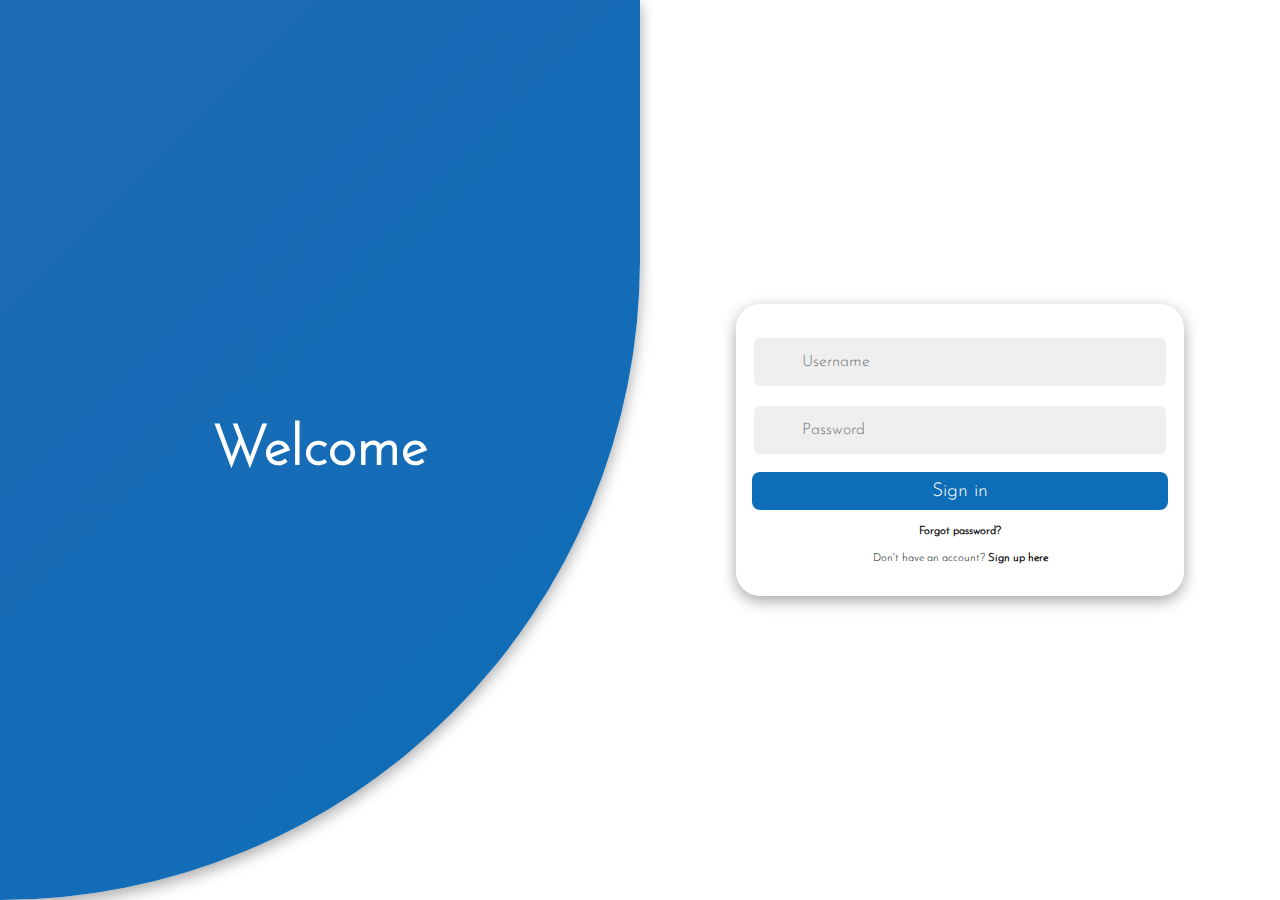
<file: index.html>
<!DOCTYPE html>
<html lang="en">

<head>
    <meta charset="UTF-8">
    <meta name="viewport" content="width=device-width, initial-scale=1.0">
    <title>Quiz</title>
    <!-- <link rel="stylesheet" href="../css/header.css"> -->
    <!-- <link rel="stylesheet" href="../css/utilities.css"> -->
    <link rel="stylesheet" href="../css/signup.css">

</head>

<body>
    <div id="container" class="container">
        <!-- FORM SECTION -->
        <div class="row">
            <!-- SIGN UP -->
            <div class="col align-items-center flex-col sign-up">
                <div class="form-wrapper align-items-center">
                    <div class="form sign-up">
                        <div class="input-group">
                            <i class='bx bxs-user'></i>
                            <input id="setUserName" type="text" placeholder="Username">
                            <div class="error-set-userName"></div>
                        </div>
                        <div class="input-group">
                            <i class='bx bx-mail-send'></i>
                            <input id="email" type="email" placeholder="Email">
                            <div class="error-email"></div>
                        </div>
                        <div class="input-group">
                            <i class='bx bxs-lock-alt'></i>
                            <input id="setPassword" type="password" placeholder="Password">
                            <div class="error-set-password"></div>
                        </div>
                        <div class="input-group">
                            <i class='bx bxs-lock-alt'></i>
                            <input id="confirmPassword" type="password" placeholder="Confirm password">
                            <div class="error"></div>
                            <img src="Assets/icons/show.svg" data-target="confirmPassword" alt="" class="ShowNHide">
                        </div>
                        <button id="signUp">
                            Sign up
                        </button>
                        <p>
                            <span>
                                Already have an account?
                            </span>
                            <b class="pointer">
                                Sign in here
                            </b>
                        </p>
                    </div>
                </div>

            </div>
            <!-- END SIGN UP -->
            <!-- SIGN IN -->
            <div class="col align-items-center flex-col sign-in">
                <div class="form-wrapper align-items-center">
                    <div class="form sign-in">
                        <div class="input-group">
                            <i class='bx bxs-user'></i>
                            <input class="onEnter" id="userName" type="text" placeholder="Username">
                            <div class="error-user"></div>
                        </div>
                        <div class="input-group">
                            <i class='bx bxs-lock-alt'></i>
                            <input class="onEnter" id="password" type="password" placeholder="Password">
                            <div class="error-404"></div>
                            <img src="Assets/icons/show.svg" data-target="password" alt="" class="ShowNHide">
                        </div>
                        <button id="signIn">
                            Sign in
                        </button>
                        <p>
                            <b>
                                Forgot password?
                            </b>
                        </p>
                        <p>
                            <span>
                                Don't have an account?
                            </span>
                            <b class="pointer">
                                Sign up here
                            </b>
                        </p>
                    </div>
                </div>
                <div class="form-wrapper">

                </div>
            </div>
            <!-- END SIGN IN -->
        </div>
        <!-- END FORM SECTION -->
        <!-- CONTENT SECTION -->
        <div class="row content-row">
            <!-- SIGN IN CONTENT -->
            <div class="col align-items-center flex-col">
                <div class="text sign-in">
                    <h2>
                        Welcome
                    </h2>

                </div>
                <div class="img sign-in">

                </div>
            </div>
            <!-- END SIGN IN CONTENT -->
            <!-- SIGN UP CONTENT -->
            <div class="col align-items-center flex-col">
                <div class="img sign-up">

                </div>
                <div class="text sign-up">
                    <h2>
                        Join with us
                    </h2>

                </div>
            </div>
            <!-- END SIGN UP CONTENT -->
        </div>
        <!-- END CONTENT SECTION -->
    </div>

    <script type="module" src="../js/index.js"></script>
    <!-- <script type="module" src="/js/script.js"></script> -->
</body>

</html>
</file>
<file: css/header.css>
.header {
    width: 100%;
    height: 5rem;
    box-shadow: 0px -8px 13px 1px black;
}

.container {
    height: 100%;
}

.nav {
    height: 100%;
    margin: 0 auto;
    display: flex;
    align-items: center;
    justify-content: space-between;
}

.logo img {
    width: 6.2rem;
    cursor: pointer;
}

.user-profile {
    position: relative;
    display: flex;
    align-items: center;
    column-gap: .4rem;
    cursor: pointer;
}

.about-user {
    width: 9rem;
    height: 6rem;
    border: 1px solid #6c757d40;
    background-color: #FFF;
    position: absolute;
    bottom: -7rem;
    left: -1rem;
}

.about-user .result, .about-user .logout {
    padding-left: .5rem;
    width: 100%;
    height: 50%;
    font-size: 1.2rem;
    color: var(--fColor);
    display: flex;
    align-items: center;
    column-gap: .5rem;
    border: 1px solid #6c757d40;
}

.hide {
    display: none;
}

.show {
    display: block;
}

.user-img {
    width: 2rem;
    height: 2rem;
    border-radius: 50%;
    background-color: black;
    display: flex;
}

.user-name {
    color: var(--fColor);
    font-weight: 600;
}

/* For Basic need Initial */

/* 2xl = 1536px = 96rem huge desktop screen */
/* @media (max-width: 96em) {} */

/* xl = 1280px = 80rem normal Desktop screen */
@media (max-width: 80em) {
    .logo img {
        width: 5.4rem;
    }
}

/* lg = 1024px = 64rem Tabs and Ipad Portrait mode */
@media (max-width: 64em) {
    .logo img {
        width: 5rem;
    }
}

/* md = 768px = 48rem Low resolution Tab and Ipad */
@media (max-width: 48em) {
    .logo img {
        width: 4rem;
    }
}

/* sm = 640px = 40rem a little lower resolution */
/* @media (max-width: 40em) {} */

/* xs = 475px = 29.6875rem Mobile Screen */
@media (max-width: 29.6875rem) {
    .logo img {
        width: 3.4rem;
    }
}
</file>
<file: css/utilities.css>
.container {
    max-width: 80rem;
    margin-left: auto;
    margin-right: auto;
    padding-left: 0.8rem;
    padding-right: 0.8rem;
}

*, *::after, *::before {
    margin: 0;
    padding: 0;
    font-family: myFont;
    box-sizing: border-box;
}

:root {
    --fColor: #0d6db7;
}

@font-face {
    font-family: myFont;
    src: url(../Assets/fonts/Josefin_Sans/static/JosefinSans-Light.ttf);
};

/* 2xl = 1536px = 96rem huge desktop screen */
@media (max-width: 96em) {
    
}

/* xl = 1280px = 80rem normal Desktop screen */
@media (max-width: 80em) {
    .container {
        max-width: 64em;
    }
}

/* lg = 1024px = 64rem Tabs and Ipad Portrait mode */
@media (max-width: 64em) {
    .container {
        max-width: 48em;
    }
}

/* md = 768px = 48rem Low resolution Tab and Ipad */
@media (max-width: 48em) {
    .container {
        max-width: 40em;
    }
}

/* sm = 640px = 40rem a little lower resolution */
@media (max-width: 40em) {
    .container {
        max-width: 29.6875em;
    }
}

/* xs = 475px = 29.6875rem Mobile Screen */
@media (max-width: 29.6875rem) {
    .container {
        max-width: 100%;
    }
}






/* For Basic need Initial */

/* 2xl = 1536px = 96rem huge desktop screen */
/* @media (max-width: 96em) {} */

/* xl = 1280px = 80rem normal Desktop screen */
/* @media (max-width: 80em) {} */

/* lg = 1024px = 64rem Tabs and Ipad Portrait mode */
/* @media (max-width: 64em) {} */

/* md = 768px = 48rem Low resolution Tab and Ipad */
/* @media (max-width: 48em) {} */

/* sm = 640px = 40rem a little lower resolution */
/* @media (max-width: 40em) {} */

/* xs = 475px = 29.6875rem Mobile Screen */
/* @media (max-width: 29.6875rem) {} */







/* For Bigger Projects */

/* 1730px */
/* @media (max-width: 108.125em) {} */

/* 1600px */
/* @media (max-width: 100em) {} */

/* 1400px */
/* @media (max-width: 87.5em) {} */

/* 1350px */
/* @media (max-width: 84.375em) {} */

/* 1300px */
/* @media (max-width: 81.25em) {} */

/* 1250px */
/* @media (max-width: 78.125em) {} */

/* 1150px */
/* @media (max-width: 71.875em) {} */

/* 1020px */
/* @media (max-width: 63.75em) {} */

/* 900px */
/* @media (max-width: 56.25rem) {} */

/* 750px */
/* @media (max-width: 46.875em) {} */

/* 700px */
/* @media (max-width: 43.75em) {} */

/* 600px */
/* @media (max-width: 37.5em) {} */

/* 450px */
/* @media (max-width: 28.125em) {} */

/* 425px */
/* @media (max-width: 26.5625em) {} */

/* 400px */
/* @media (max-width: 25em) {} */
</file>
<file: css/signup.css>
:root {
    --primary-color: #0d6db7;
    --secondary-color: #4267B2;
    --black: #000000;
    --white: #ffffff;
    --gray: #efefef;
    --gray-2: #757575;

    --facebook-color: #4267B2;
    --google-color: #DB4437;
    --twitter-color: #1DA1F2;
    --insta-color: #E1306C;
}

/* @import url('https://fonts.googleapis.com/css2?family=Poppins:wght@200;300;400;500;600&display=swap'); */

* {
    font-family: myFont;
    margin: 0;
    padding: 0;
    box-sizing: border-box;
}

@font-face {
    font-family: myFont;
    src: url(../Assets/fonts/Josefin_Sans/static/JosefinSans-Light.ttf);
};

html,
body {
    height: 100vh;
    overflow: hidden;
}

.container {
    position: relative;
    min-height: 100vh;
    overflow: hidden;
}

.row {
    display: flex;
    flex-wrap: wrap;
    height: 100vh;
}

.col {
    width: 50%;
}

.align-items-center {
    display: flex;
    align-items: center;
    justify-content: center;
    text-align: center;
}

.form-wrapper {
    width: 100%;
    max-width: 28rem;
}

.form {
    padding: 1rem;
    background-color: var(--white);
    border-radius: 1.5rem;
    width: 100%;
    box-shadow: rgba(0, 0, 0, 0.35) 0px 5px 15px;
    transform: scale(0);
    transition: .5s ease-in-out;
    transition-delay: 1s;
}

.input-group {
    position: relative;
    width: 100%;
    margin: 1rem 0;
}

.input-group i {
    position: absolute;
    top: 50%;
    left: 1rem;
    transform: translateY(-50%);
    font-size: 1.4rem;
    color: var(--gray-2);
}

.input-group input {
    width: 100%;
    padding: 1rem 3rem;
    font-size: 1rem;
    background-color: var(--gray);
    border-radius: .5rem;
    border: 0.125rem solid var(--white);
    outline: none;
}

.input-group input:focus {
    border: 0.125rem solid var(--primary-color);
}

.error,
.error-404,
.error-user,
.error-set-userName,
.error-email,
.error-set-password {
    text-align: justify;
    margin: 0.5rem 0 0 0.5rem;
    color: red;
    font-weight: 600;
}

.form button {
    cursor: pointer;
    width: 100%;
    padding: .6rem 0;
    border-radius: .5rem;
    border: none;
    background-color: var(--primary-color);
    color: var(--white);
    font-size: 1.2rem;
    outline: none;
}

.form p {
    margin: 1rem 0;
    font-size: .7rem;
}

.flex-col {
    flex-direction: column;
}

.social-list {
    margin: 2rem 0;
    padding: 1rem;
    border-radius: 1.5rem;
    width: 100%;
    box-shadow: rgba(0, 0, 0, 0.35) 0px 5px 15px;
    transform: scale(0);
    transition: .5s ease-in-out;
    transition-delay: 1.2s;
}

.social-list>div {
    color: var(--white);
    margin: 0 .5rem;
    padding: .7rem;
    cursor: pointer;
    border-radius: .5rem;
    cursor: pointer;
    transform: scale(0);
    transition: .5s ease-in-out;
}

.social-list>div:nth-child(1) {
    transition-delay: 1.4s;
}

.social-list>div:nth-child(2) {
    transition-delay: 1.6s;
}

.social-list>div:nth-child(3) {
    transition-delay: 1.8s;
}

.social-list>div:nth-child(4) {
    transition-delay: 2s;
}

.social-list>div>i {
    font-size: 1.5rem;
    transition: .4s ease-in-out;
}

.social-list>div:hover i {
    transform: scale(1.5);
}

.facebook-bg {
    background-color: var(--facebook-color);
}

.google-bg {
    background-color: var(--google-color);
}

.twitter-bg {
    background-color: var(--twitter-color);
}

.insta-bg {
    background-color: var(--insta-color);
}

.pointer {
    cursor: pointer;
}

.container.sign-in .form.sign-in,
.container.sign-in .social-list.sign-in,
.container.sign-in .social-list.sign-in>div,
.container.sign-up .form.sign-up,
.container.sign-up .social-list.sign-up,
.container.sign-up .social-list.sign-up>div {
    transform: scale(1);
}

.content-row {
    position: absolute;
    top: 0;
    left: 0;
    pointer-events: none;
    z-index: 6;
    width: 100%;
}

.text {
    margin: 4rem;
    color: var(--white);
}

.ShowNHide {
    position: absolute;
    right: .8rem;
    top: 50%;
    transform: translate(0, -50%);
    display: none;
}

.text h2 {
    font-size: 3.5rem;
    font-weight: 800;
    margin: 2rem 0;
    transition: 1s ease-in-out;
}

.text p {
    font-weight: 600;
    transition: 1s ease-in-out;
    transition-delay: .2s;
}

.img img {
    width: 30vw;
    transition: 1s ease-in-out;
    transition-delay: .4s;
}

.text.sign-in h2,
.text.sign-in p,
.img.sign-in img {
    transform: translateX(-250%);
}

.text.sign-up h2,
.text.sign-up p,
.img.sign-up img {
    transform: translateX(250%);
}

.container.sign-in .text.sign-in h2,
.container.sign-in .text.sign-in p,
.container.sign-in .img.sign-in img,
.container.sign-up .text.sign-up h2,
.container.sign-up .text.sign-up p,
.container.sign-up .img.sign-up img {
    transform: translateX(0);
}

/* BACKGROUND */

.container::before {
    content: "";
    position: absolute;
    top: 0;
    right: 0;
    height: 100vh;
    width: 300vw;
    transform: translate(35%, 0);
    background-image: linear-gradient(-45deg, var(--primary-color) 0%, var(--secondary-color) 100%);
    transition: 1s ease-in-out;
    z-index: 6;
    box-shadow: rgba(0, 0, 0, 0.35) 0px 5px 15px;
    border-bottom-right-radius: max(50vw, 50vh);
    border-top-left-radius: max(50vw, 50vh);
}

.container.sign-in::before {
    transform: translate(0, 0);
    right: 50%;
}

.container.sign-up::before {
    transform: translate(100%, 0);
    right: 50%;
}

/* RESPONSIVE */

@media only screen and (max-width: 425px) {

    .container::before,
    .container.sign-in::before,
    .container.sign-up::before {
        height: 100vh;
        border-bottom-right-radius: 0;
        border-top-left-radius: 0;
        z-index: 0;
        transform: none;
        right: 0;
    }

    /* .container.sign-in .col.sign-up {
        transform: translateY(100%);
    } */

    .container.sign-in .col.sign-in,
    .container.sign-up .col.sign-up {
        transform: translateY(0);
    }

    .content-row {
        align-items: flex-start !important;
    }

    .content-row .col {
        transform: translateY(0);
        background-color: unset;
    }

    .col {
        width: 100%;
        position: absolute;
        padding: 2rem;
        background-color: var(--white);
        border-top-left-radius: 2rem;
        border-top-right-radius: 2rem;
        transform: translateY(100%);
        transition: 1s ease-in-out;
    }

    .row {
        align-items: flex-end;
        justify-content: flex-end;
    }

    .form,
    .social-list {
        box-shadow: none;
        margin: 0;
        padding: 0;
    }

    .text {
        margin: 0;
    }

    .text p {
        display: none;
    }

    .text h2 {
        margin: .5rem;
        font-size: 2rem;
    }
}
</file>
